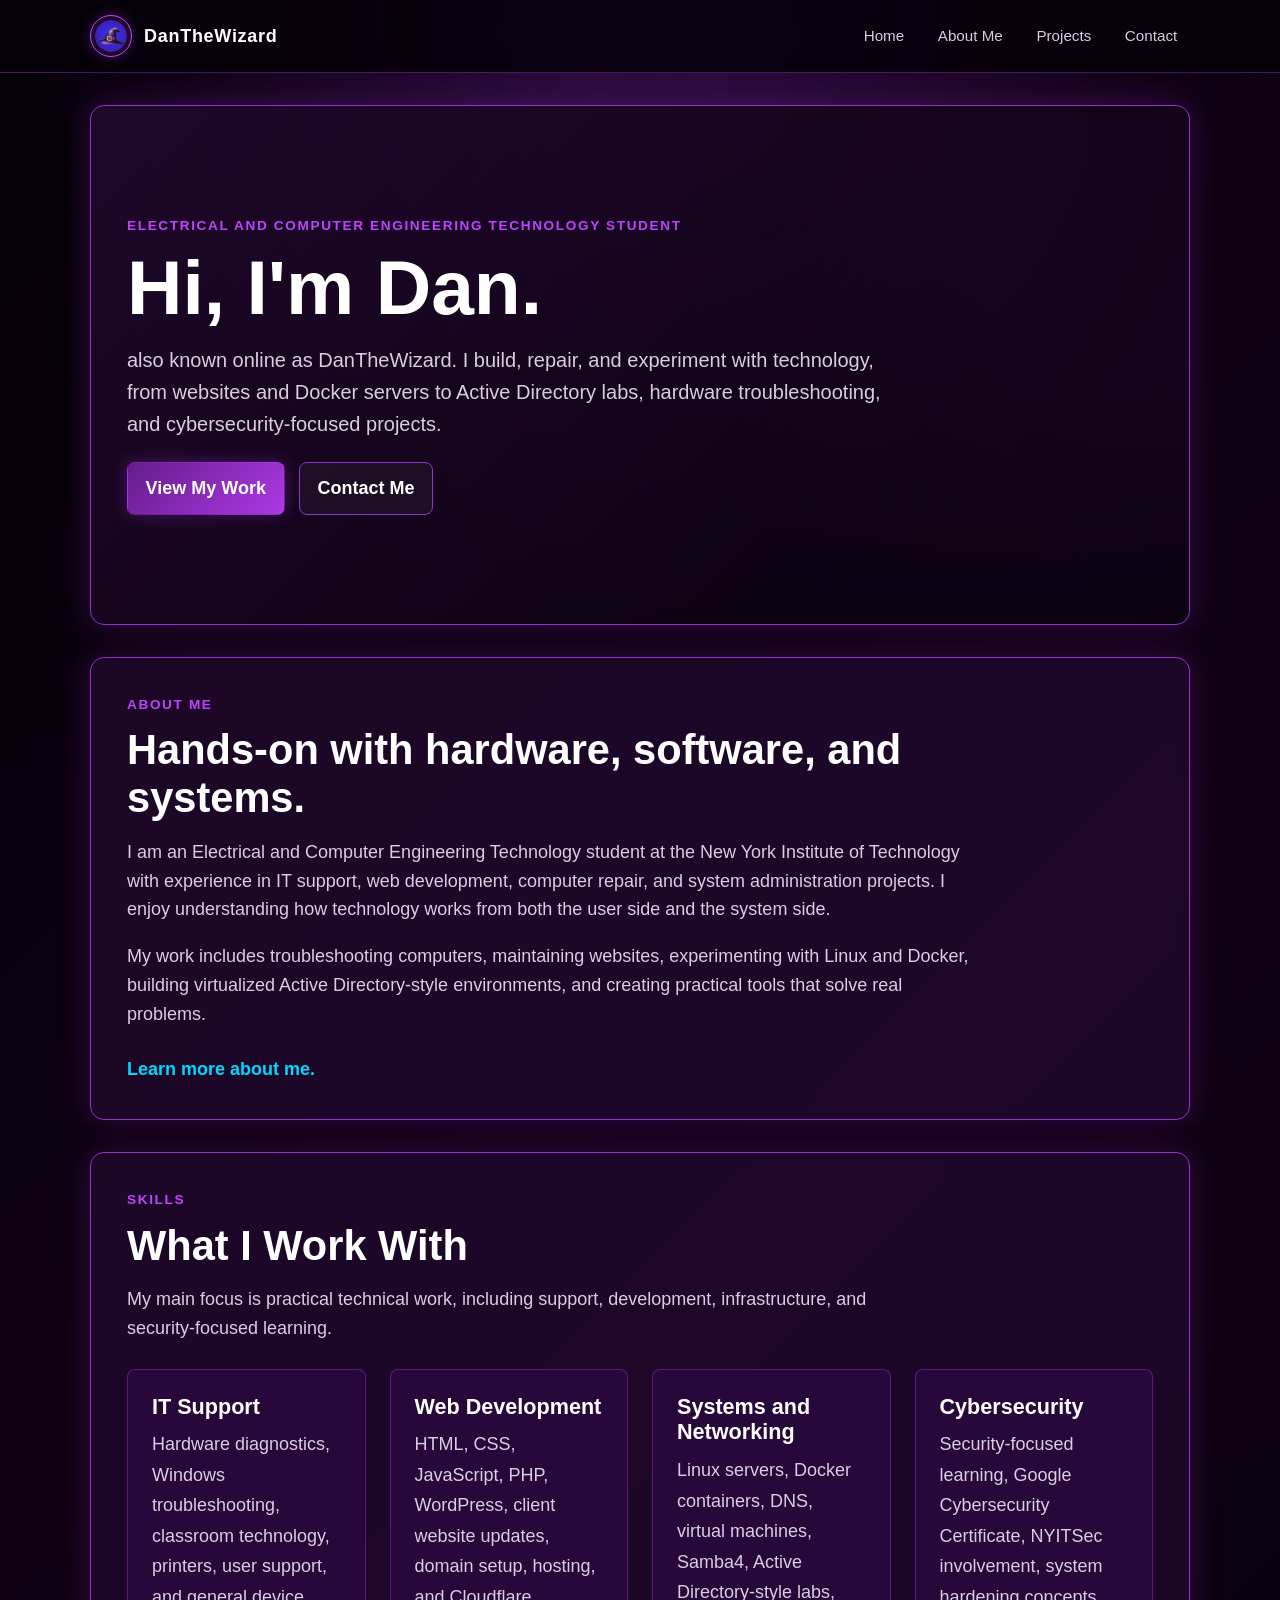
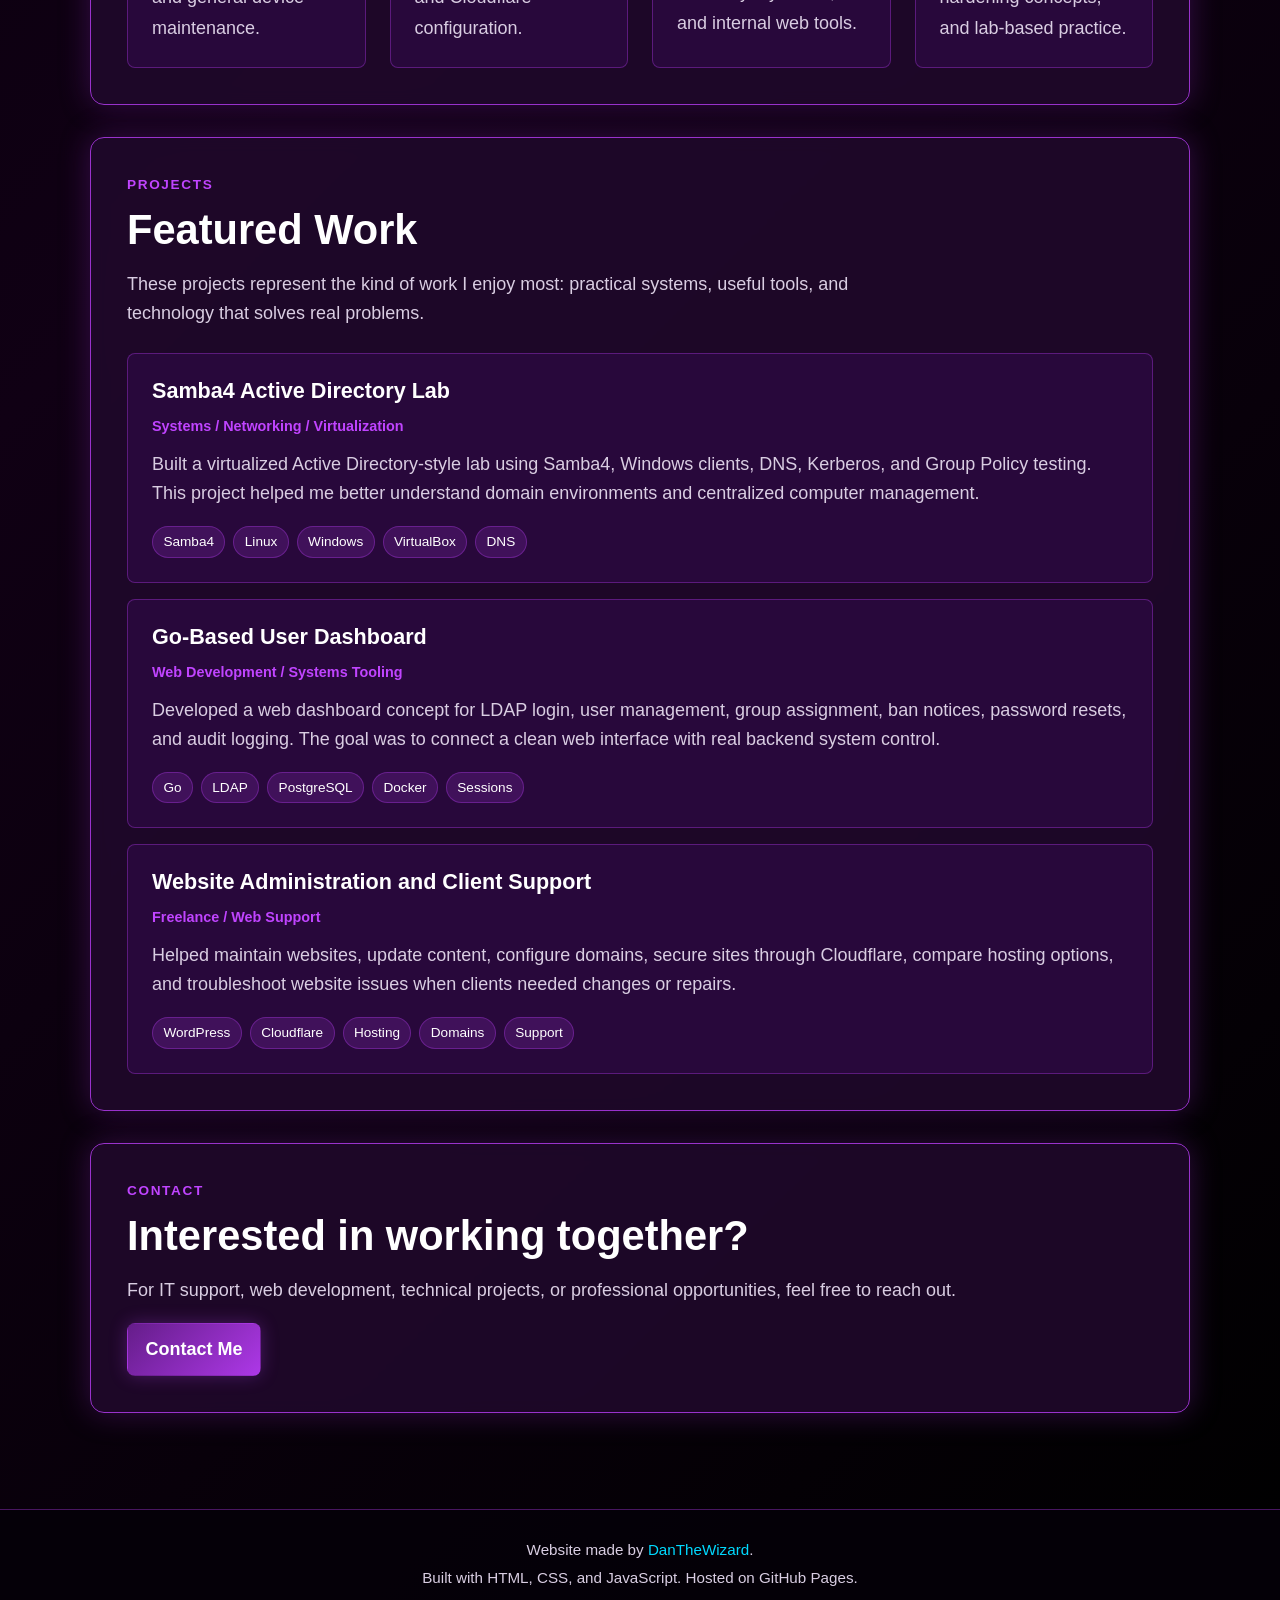
<file: index.html>
<!DOCTYPE html>
<html lang="en">
<head>
    <!-- Basic page setup -->
    <meta charset="UTF-8">
    <meta name="viewport" content="width=device-width, initial-scale=1.0">

    <!-- Page information -->
    <title>DanTheWizard | Portfolio</title>
    <meta name="description" content="Portfolio website for DanTheWizard, an Electrical and Computer Engineering Technology student focused on IT support, web development, systems, and cybersecurity.">
    <meta name="author" content="DanTheWizard">

    <!-- Open Graph / link preview information -->
    <meta property="og:title" content="DanTheWizard | Portfolio">
    <meta property="og:description" content="IT support, web development, systems, and cybersecurity projects by DanTheWizard.">
    <meta property="og:type" content="website">

    <!-- Favicon placeholder -->
    <link rel="shortcut icon" href="src/images/favicon.ico">
    <link rel="icon" href="src/images/favicon.ico">

    <!-- Single CSS entry point -->
    <link rel="stylesheet" href="src/css/main.css">

    <!-- Single JavaScript entry point -->
    <script src="src/js/main.js" defer></script>
</head>
<body>
    <!-- Loaded from arch/header.html by main.js -->
    <div id="site-header"></div>

    <main class="page-shell">
        <section class="hero-section panel">
            <div class="hero-content">
                <p class="section-eyebrow">Electrical and Computer Engineering Technology Student</p>

                <h1>Hi, I'm Dan.</h1>

                <p class="hero-subtitle">
                    also known online as DanTheWizard.
                    I build, repair, and experiment with technology, from websites and Docker servers
                    to Active Directory labs, hardware troubleshooting, and cybersecurity-focused projects.
                </p>

                <div class="button-row">
                    <a class="button button-primary" href="projects.html">View My Work</a>
                    <a class="button button-secondary" href="contact.html">Contact Me</a>
                </div>
            </div>
        </section>

        <section class="about-preview-section panel">
            <div class="section-content">
                <p class="section-eyebrow">About Me</p>

                <h2>Hands-on with hardware, software, and systems.</h2>

                <p>
                    I am an Electrical and Computer Engineering Technology student at the New York
                    Institute of Technology with experience in IT support, web development, computer
                    repair, and system administration projects. I enjoy understanding how technology
                    works from both the user side and the system side.
                </p>

                <p>
                    My work includes troubleshooting computers, maintaining websites, experimenting
                    with Linux and Docker, building virtualized Active Directory-style environments,
                    and creating practical tools that solve real problems.
                </p>

                <a class="text-link" href="about.html">Learn more about me.</a>
            </div>
        </section>

        <section class="skills-section panel">
            <div class="section-heading">
                <p class="section-eyebrow">Skills</p>
                <h2>What I Work With</h2>
                <p>
                    My main focus is practical technical work, including support, development,
                    infrastructure, and security-focused learning.
                </p>
            </div>

            <div class="card-grid">
                <article class="info-card">
                    <h3>IT Support</h3>
                    <p>
                        Hardware diagnostics, Windows troubleshooting, classroom technology,
                        printers, user support, and general device maintenance.
                    </p>
                </article>

                <article class="info-card">
                    <h3>Web Development</h3>
                    <p>
                        HTML, CSS, JavaScript, PHP, WordPress, client website updates,
                        domain setup, hosting, and Cloudflare configuration.
                    </p>
                </article>

                <article class="info-card">
                    <h3>Systems and Networking</h3>
                    <p>
                        Linux servers, Docker containers, DNS, virtual machines, Samba4,
                        Active Directory-style labs, and internal web tools.
                    </p>
                </article>

                <article class="info-card">
                    <h3>Cybersecurity</h3>
                    <p>
                        Security-focused learning, Google Cybersecurity Certificate,
                        NYITSec involvement, system hardening concepts, and lab-based practice.
                    </p>
                </article>
            </div>
        </section>

        <section id="projects" class="projects-section panel">
            <div class="section-heading">
                <p class="section-eyebrow">Projects</p>
                <h2>Featured Work</h2>
                <p>
                    These projects represent the kind of work I enjoy most: practical systems,
                    useful tools, and technology that solves real problems.
                </p>
            </div>

            <div class="project-list">
                <article class="project-card">
                    <div class="project-header">
                        <h3>Samba4 Active Directory Lab</h3>
                        <p class="project-type">Systems / Networking / Virtualization</p>
                    </div>

                    <p>
                        Built a virtualized Active Directory-style lab using Samba4, Windows clients,
                        DNS, Kerberos, and Group Policy testing. This project helped me better
                        understand domain environments and centralized computer management.
                    </p>

                    <ul class="tag-list" aria-label="Project skills">
                        <li>Samba4</li>
                        <li>Linux</li>
                        <li>Windows</li>
                        <li>VirtualBox</li>
                        <li>DNS</li>
                    </ul>
                </article>

                <article class="project-card">
                    <div class="project-header">
                        <h3>Go-Based User Dashboard</h3>
                        <p class="project-type">Web Development / Systems Tooling</p>
                    </div>

                    <p>
                        Developed a web dashboard concept for LDAP login, user management,
                        group assignment, ban notices, password resets, and audit logging.
                        The goal was to connect a clean web interface with real backend system control.
                    </p>

                    <ul class="tag-list" aria-label="Project skills">
                        <li>Go</li>
                        <li>LDAP</li>
                        <li>PostgreSQL</li>
                        <li>Docker</li>
                        <li>Sessions</li>
                    </ul>
                </article>

                <article class="project-card">
                    <div class="project-header">
                        <h3>Website Administration and Client Support</h3>
                        <p class="project-type">Freelance / Web Support</p>
                    </div>

                    <p>
                        Helped maintain websites, update content, configure domains, secure sites
                        through Cloudflare, compare hosting options, and troubleshoot website issues
                        when clients needed changes or repairs.
                    </p>

                    <ul class="tag-list" aria-label="Project skills">
                        <li>WordPress</li>
                        <li>Cloudflare</li>
                        <li>Hosting</li>
                        <li>Domains</li>
                        <li>Support</li>
                    </ul>
                </article>
            </div>
        </section>

        <section class="contact-preview-section panel">
            <div class="section-content">
                <p class="section-eyebrow">Contact</p>

                <h2>Interested in working together?</h2>

                <p>
                    For IT support, web development, technical projects, or professional opportunities,
                    feel free to reach out.
                </p>

                <a class="button button-primary" href="contact.html">Contact Me</a>
            </div>
        </section>
    </main>

    <!-- Loaded from arch/footer.html by main.js -->
    <div id="site-footer"></div>
</body>
</html>
</file>
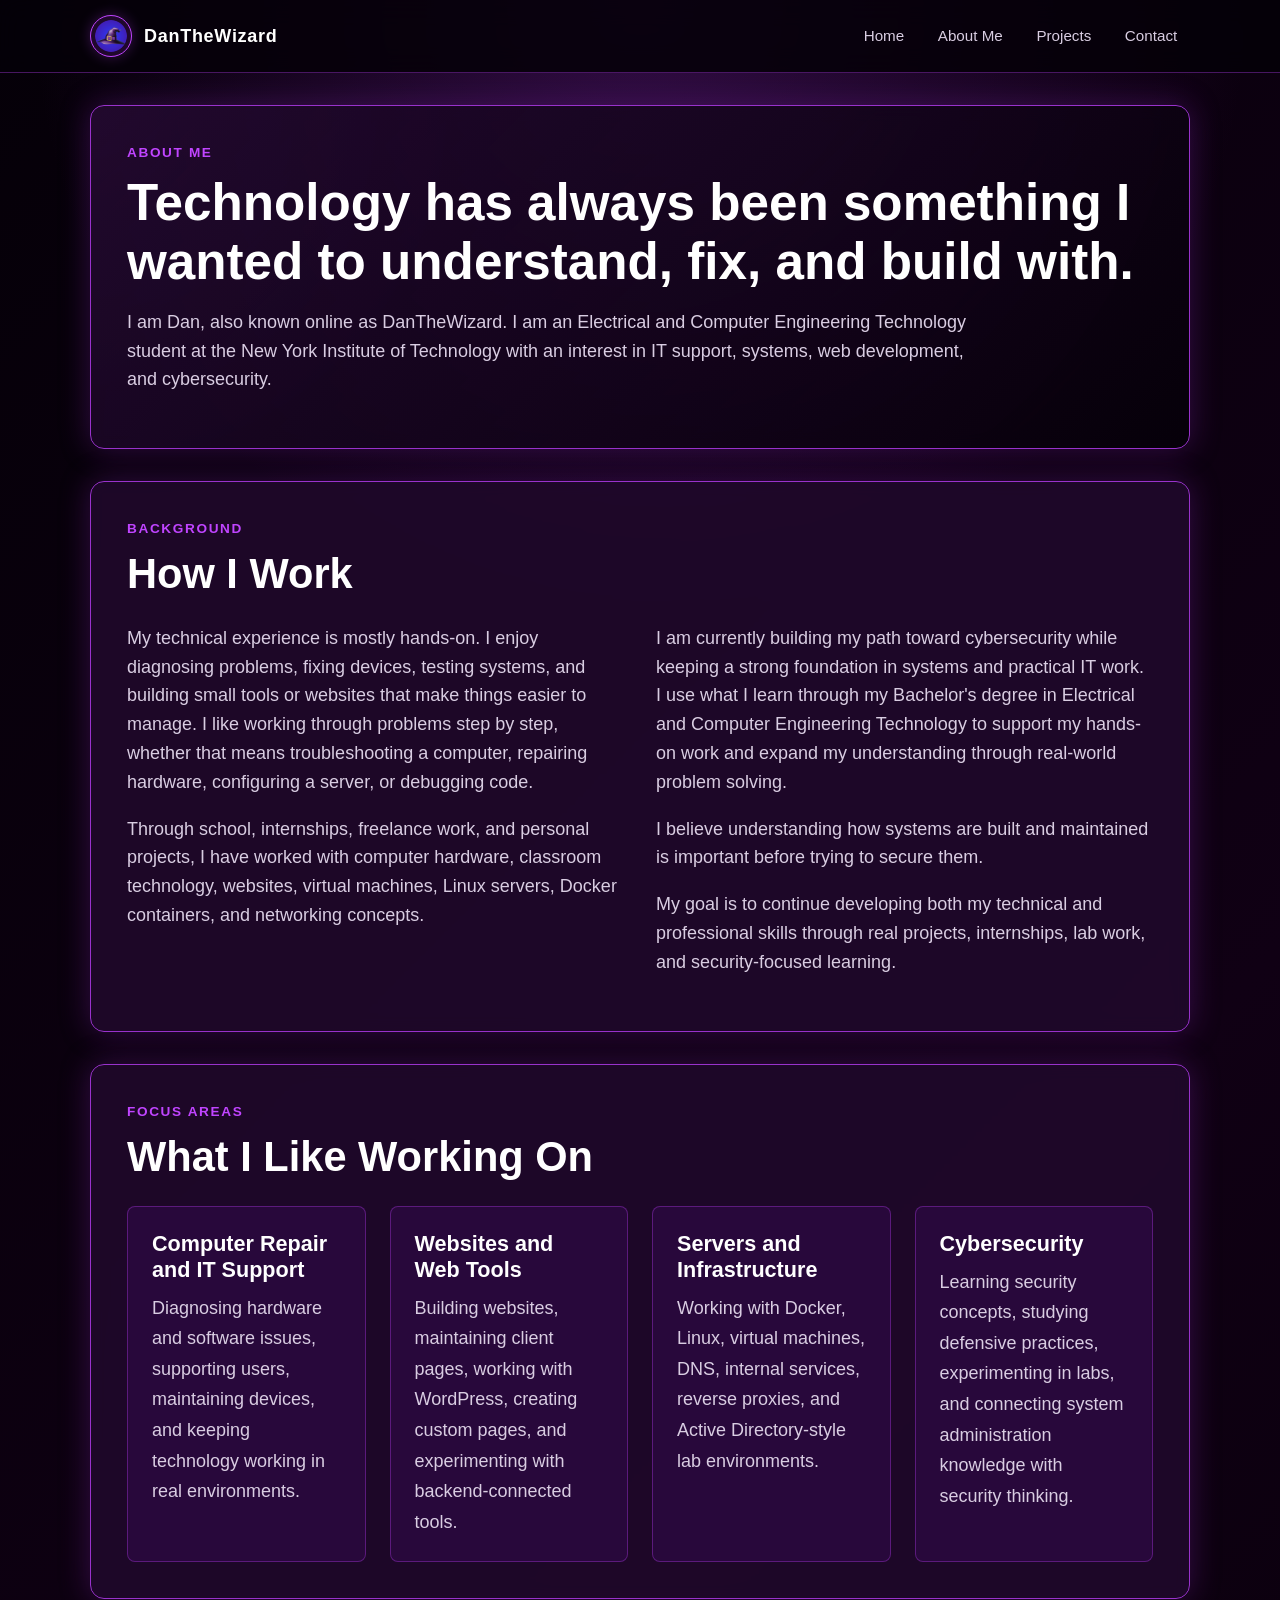
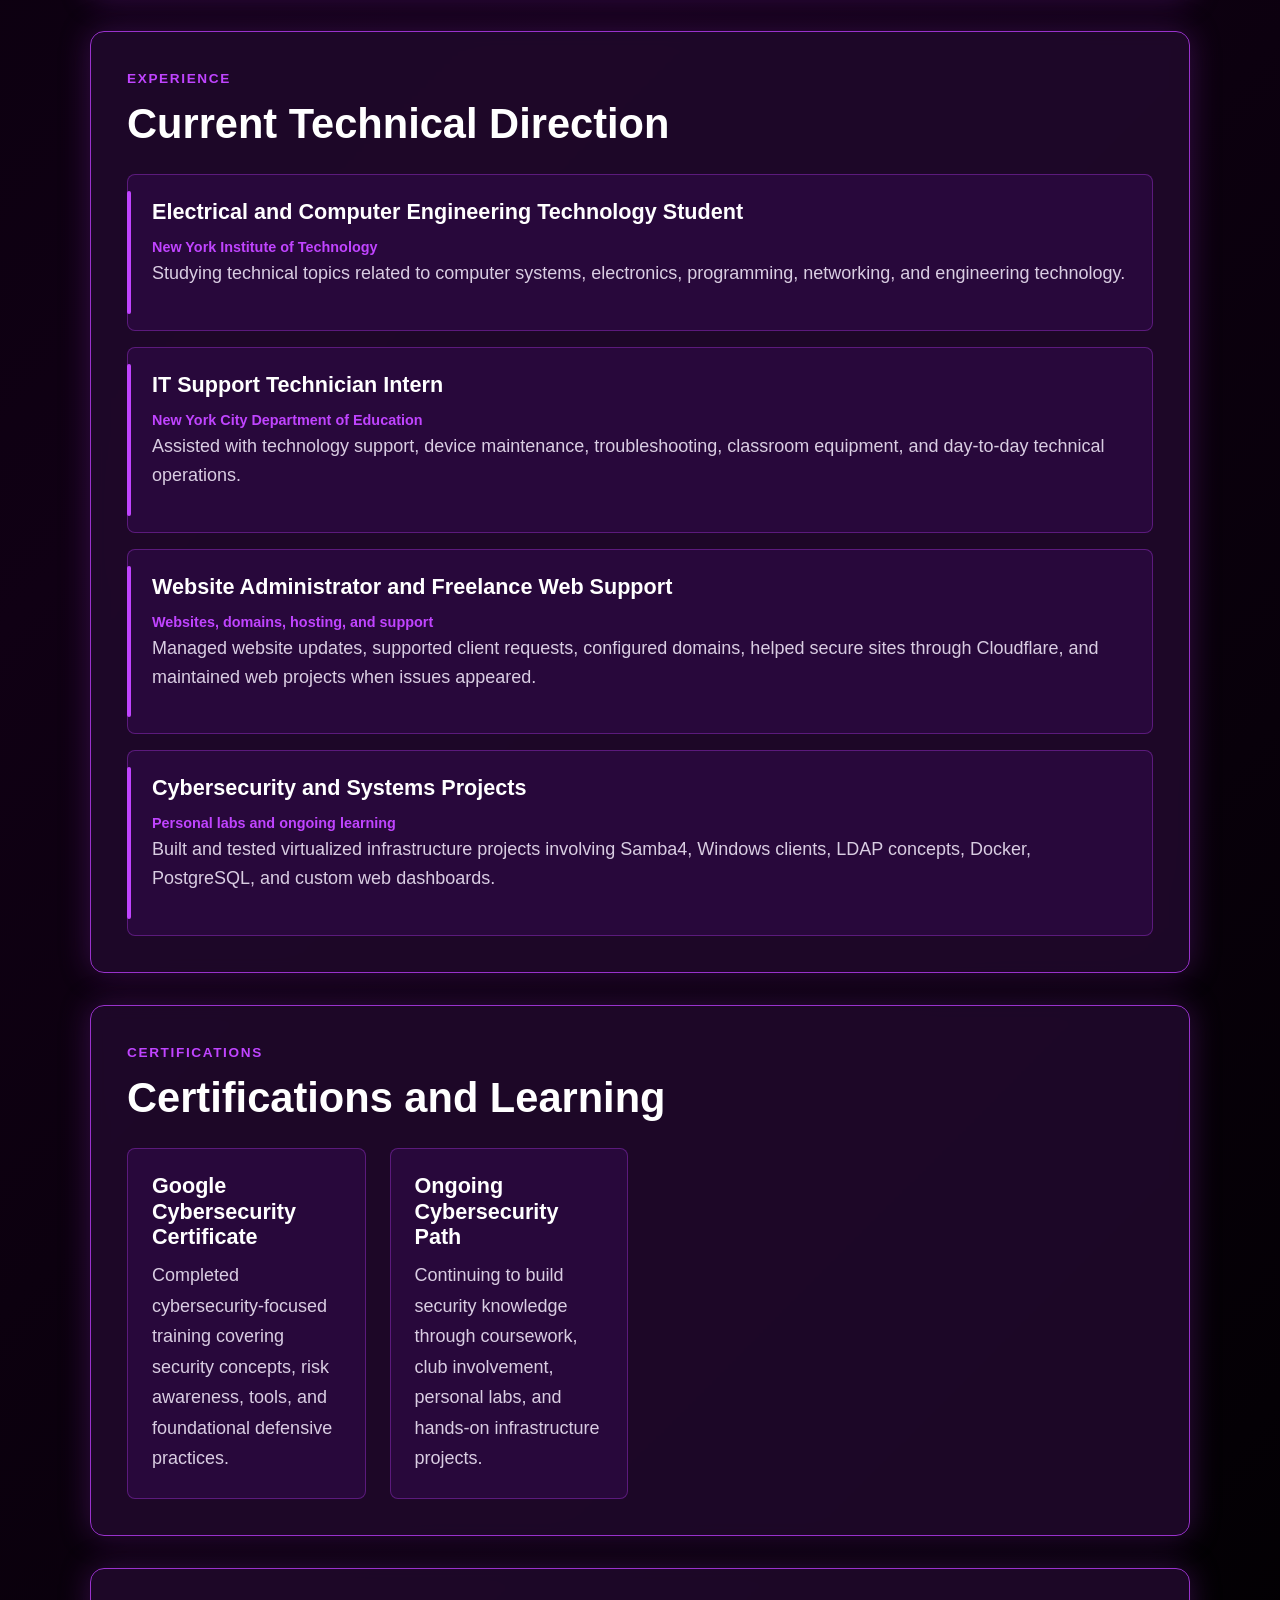
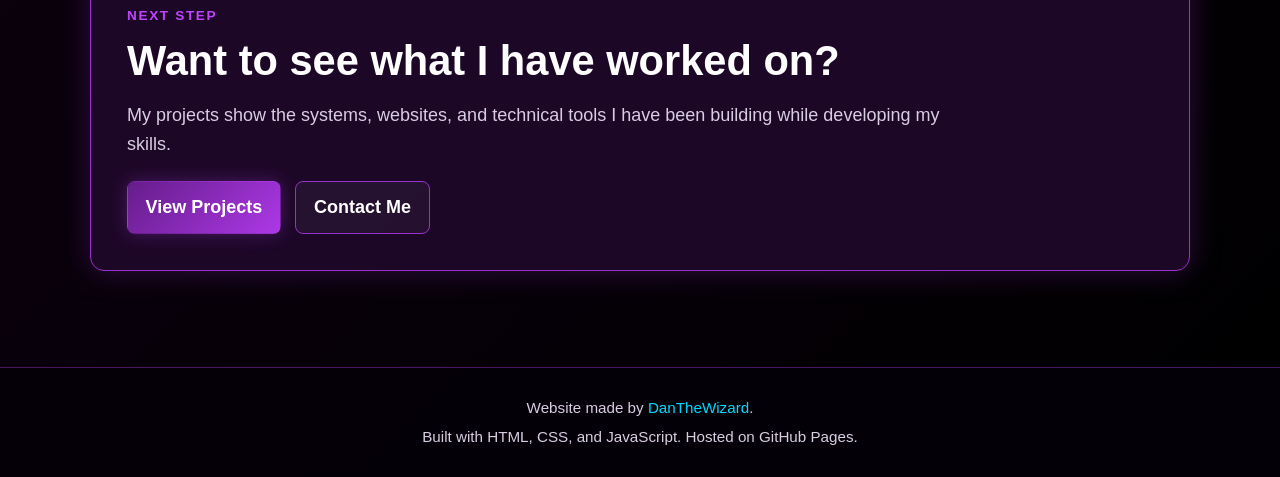
<file: about.html>
<!DOCTYPE html>
<html lang="en">
<head>
    <!-- Basic page setup -->
    <meta charset="UTF-8">
    <meta name="viewport" content="width=device-width, initial-scale=1.0">

    <!-- Page information -->
    <title>About Me | DanTheWizard</title>
    <meta name="description" content="Learn more about DanTheWizard, an Electrical and Computer Engineering Technology student focused on IT support, web development, systems, and cybersecurity.">
    <meta name="author" content="DanTheWizard">

    <!-- Open Graph / link preview information -->
    <meta property="og:title" content="About Me | DanTheWizard">
    <meta property="og:description" content="About DanTheWizard, including education, technical interests, hands-on experience, and career direction.">
    <meta property="og:type" content="website">

    <!-- Favicon placeholder -->
    <link rel="shortcut icon" href="src/images/favicon.ico">
    <link rel="icon" href="src/images/favicon.ico">

    <!-- Single CSS entry point -->
    <link rel="stylesheet" href="src/css/main.css">

    <!-- Single JavaScript entry point -->
    <script src="src/js/main.js" defer></script>
</head>
<body>
    <!-- Loaded from arch/header.html by main.js -->
    <div id="site-header"></div>

    <main class="page-shell">
        <section class="page-hero-section panel">
            <p class="section-eyebrow">About Me</p>

            <h1>Technology has always been something I wanted to understand, fix, and build with.</h1>

            <p>
                I am Dan, also known online as DanTheWizard. I am an Electrical and Computer
                Engineering Technology student at the New York Institute of Technology with an interest
                in IT support, systems, web development, and cybersecurity.
            </p>
        </section>

        <section class="panel">
            <div class="section-heading">
                <p class="section-eyebrow">Background</p>
                <h2>How I Work</h2>
            </div>

            <div class="two-column-layout">
                <div>
                    <p>
                        My technical experience is mostly hands-on. I enjoy diagnosing problems,
                        fixing devices, testing systems, and building small tools or websites that make
                        things easier to manage. I like working through problems step by step, whether
                        that means troubleshooting a computer, repairing hardware, configuring a server,
                        or debugging code.
                    </p>

                    <p>
                        Through school, internships, freelance work, and personal projects, I have
                        worked with computer hardware, classroom technology, websites, virtual machines,
                        Linux servers, Docker containers, and networking concepts.
                    </p>
                </div>

                <div>
                    <p>
                        I am currently building my path toward cybersecurity while keeping a strong
                        foundation in systems and practical IT work. I use what I learn through my
                        Bachelor's degree in Electrical and Computer Engineering Technology to
                        support my hands-on work and expand my understanding through real-world
                        problem solving.
                    </p>
                    
                    <p>
                        I believe understanding how systems are built and maintained is important
                        before trying to secure them.
                    </p>
                    
                    <p>
                        My goal is to continue developing both my technical and professional skills
                        through real projects, internships, lab work, and security-focused learning.
                    </p>
                </div>
            </div>
        </section>

        <section class="panel">
            <div class="section-heading">
                <p class="section-eyebrow">Focus Areas</p>
                <h2>What I Like Working On</h2>
            </div>

            <div class="card-grid">
                <article class="info-card">
                    <h3>Computer Repair and IT Support</h3>
                    <p>
                        Diagnosing hardware and software issues, supporting users, maintaining devices,
                        and keeping technology working in real environments.
                    </p>
                </article>

                <article class="info-card">
                    <h3>Websites and Web Tools</h3>
                    <p>
                        Building websites, maintaining client pages, working with WordPress,
                        creating custom pages, and experimenting with backend-connected tools.
                    </p>
                </article>

                <article class="info-card">
                    <h3>Servers and Infrastructure</h3>
                    <p>
                        Working with Docker, Linux, virtual machines, DNS, internal services,
                        reverse proxies, and Active Directory-style lab environments.
                    </p>
                </article>

                <article class="info-card">
                    <h3>Cybersecurity</h3>
                    <p>
                        Learning security concepts, studying defensive practices, experimenting in labs,
                        and connecting system administration knowledge with security thinking.
                    </p>
                </article>
            </div>
        </section>

        <section class="panel">
            <div class="section-heading">
                <p class="section-eyebrow">Experience</p>
                <h2>Current Technical Direction</h2>
            </div>

            <div class="timeline-list">
                <article class="timeline-item">
                    <h3>Electrical and Computer Engineering Technology Student</h3>
                    <p class="timeline-meta">New York Institute of Technology</p>
                    <p>
                        Studying technical topics related to computer systems, electronics,
                        programming, networking, and engineering technology.
                    </p>
                </article>

                <article class="timeline-item">
                    <h3>IT Support Technician Intern</h3>
                    <p class="timeline-meta">New York City Department of Education</p>
                    <p>
                        Assisted with technology support, device maintenance, troubleshooting,
                        classroom equipment, and day-to-day technical operations.
                    </p>
                </article>

                <article class="timeline-item">
                    <h3>Website Administrator and Freelance Web Support</h3>
                    <p class="timeline-meta">Websites, domains, hosting, and support</p>
                    <p>
                        Managed website updates, supported client requests, configured domains,
                        helped secure sites through Cloudflare, and maintained web projects when
                        issues appeared.
                    </p>
                </article>

                <article class="timeline-item">
                    <h3>Cybersecurity and Systems Projects</h3>
                    <p class="timeline-meta">Personal labs and ongoing learning</p>
                    <p>
                        Built and tested virtualized infrastructure projects involving Samba4,
                        Windows clients, LDAP concepts, Docker, PostgreSQL, and custom web dashboards.
                    </p>
                </article>
            </div>
        </section>

        <section class="panel">
            <div class="section-heading">
                <p class="section-eyebrow">Certifications</p>
                <h2>Certifications and Learning</h2>
            </div>

            <div class="card-grid">
                <article class="info-card">
                    <h3>Google Cybersecurity Certificate</h3>
                    <p>
                        Completed cybersecurity-focused training covering security concepts,
                        risk awareness, tools, and foundational defensive practices.
                    </p>
                </article>

                <article class="info-card">
                    <h3>Ongoing Cybersecurity Path</h3>
                    <p>
                        Continuing to build security knowledge through coursework, club involvement,
                        personal labs, and hands-on infrastructure projects.
                    </p>
                </article>
            </div>
        </section>

        <section class="contact-preview-section panel">
            <div class="section-content">
                <p class="section-eyebrow">Next Step</p>

                <h2>Want to see what I have worked on?</h2>

                <p>
                    My projects show the systems, websites, and technical tools I have been building
                    while developing my skills.
                </p>

                <div class="button-row">
                    <a class="button button-primary" href="projects.html">View Projects</a>
                    <a class="button button-secondary" href="contact.html">Contact Me</a>
                </div>
            </div>
        </section>
    </main>

    <!-- Loaded from arch/footer.html by main.js -->
    <div id="site-footer"></div>
</body>
</html>
</file>
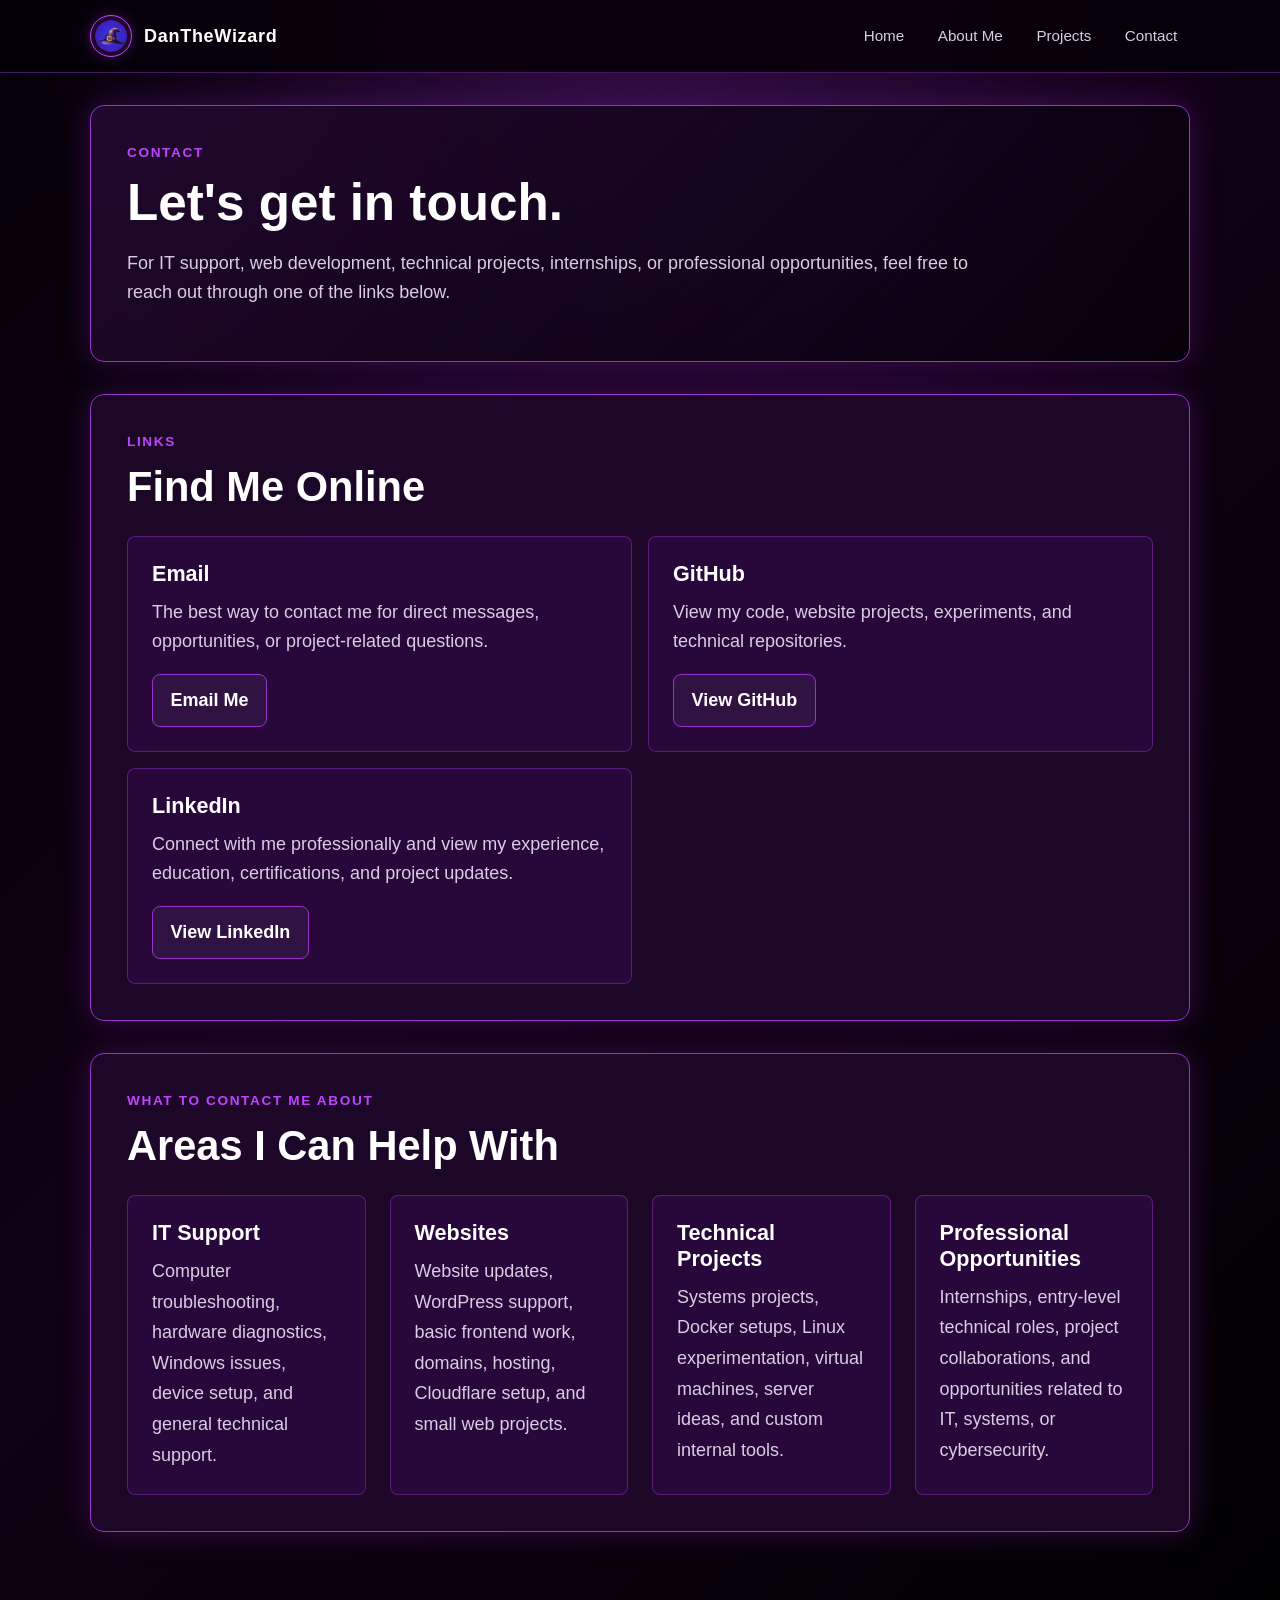
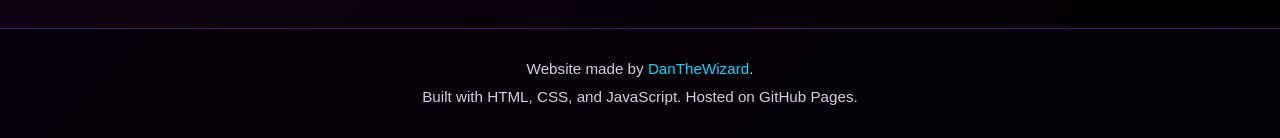
<file: contact.html>
<!DOCTYPE html>
<html lang="en">
<head>
    <!-- Basic page setup -->
    <meta charset="UTF-8">
    <meta name="viewport" content="width=device-width, initial-scale=1.0">

    <!-- Page information -->
    <title>Contact | DanTheWizard</title>
    <meta name="description" content="Contact DanTheWizard for IT support, web development, technical projects, or professional opportunities.">
    <meta name="author" content="DanTheWizard">

    <!-- Open Graph / link preview information -->
    <meta property="og:title" content="Contact | DanTheWizard">
    <meta property="og:description" content="Contact DanTheWizard for IT support, web development, systems, or cybersecurity-related opportunities.">
    <meta property="og:type" content="website">

    <!-- Favicon placeholder -->
    <link rel="shortcut icon" href="src/images/favicon.ico">
    <link rel="icon" href="src/images/favicon.ico">

    <!-- Single CSS entry point -->
    <link rel="stylesheet" href="src/css/main.css">

    <!-- Single JavaScript entry point -->
    <script src="src/js/main.js" defer></script>
</head>
<body>
    <!-- Loaded from arch/header.html by main.js -->
    <div id="site-header"></div>

    <main class="page-shell">
        <section class="page-hero-section panel">
            <p class="section-eyebrow">Contact</p>

            <h1>Let's get in touch.</h1>

            <p>
                For IT support, web development, technical projects, internships, or professional
                opportunities, feel free to reach out through one of the links below.
            </p>
        </section>

        <section class="panel">
            <div class="section-heading">
                <p class="section-eyebrow">Links</p>
                <h2>Find Me Online</h2>
            </div>

            <div class="contact-grid">
                <article class="contact-card">
                    <h3>Email</h3>
                    <p>
                        The best way to contact me for direct messages, opportunities,
                        or project-related questions.
                    </p>
                    <a class="button button-secondary" href="mailto:dan@wizardsterminal.com">Email Me</a>
                </article>

                <article class="contact-card">
                    <h3>GitHub</h3>
                    <p>
                        View my code, website projects, experiments, and technical repositories.
                    </p>
                    <a class="button button-secondary" href="https://github.com/DanTheWizard" target="_blank" rel="noopener noreferrer">View GitHub</a>
                </article>

                <article class="contact-card">
                    <h3>LinkedIn</h3>
                    <p>
                        Connect with me professionally and view my experience, education,
                        certifications, and project updates.
                    </p>
                    <a class="button button-secondary" href="https://www.linkedin.com/in/danielpalmik/" target="_blank" rel="noopener noreferrer">View LinkedIn</a>
                </article>

                <!-- <article class="contact-card">
                    <h3>Resume</h3>
                    <p>
                        Download or view my current resume for a quick summary of my experience,
                        skills, projects, and education.
                    </p>
                    <a class="button button-secondary" href="src/files/resume.pdf" target="_blank" rel="noopener noreferrer">View Resume</a>
                </article> -->
            </div>
        </section>

        <section class="panel">
            <div class="section-heading">
                <p class="section-eyebrow">What to Contact Me About</p>
                <h2>Areas I Can Help With</h2>
            </div>

            <div class="card-grid">
                <article class="info-card">
                    <h3>IT Support</h3>
                    <p>
                        Computer troubleshooting, hardware diagnostics, Windows issues,
                        device setup, and general technical support.
                    </p>
                </article>

                <article class="info-card">
                    <h3>Websites</h3>
                    <p>
                        Website updates, WordPress support, basic frontend work, domains,
                        hosting, Cloudflare setup, and small web projects.
                    </p>
                </article>

                <article class="info-card">
                    <h3>Technical Projects</h3>
                    <p>
                        Systems projects, Docker setups, Linux experimentation, virtual machines,
                        server ideas, and custom internal tools.
                    </p>
                </article>

                <article class="info-card">
                    <h3>Professional Opportunities</h3>
                    <p>
                        Internships, entry-level technical roles, project collaborations,
                        and opportunities related to IT, systems, or cybersecurity.
                    </p>
                </article>
            </div>
        </section>
    </main>

    <!-- Loaded from arch/footer.html by main.js -->
    <div id="site-footer"></div>
</body>
</html>
</file>
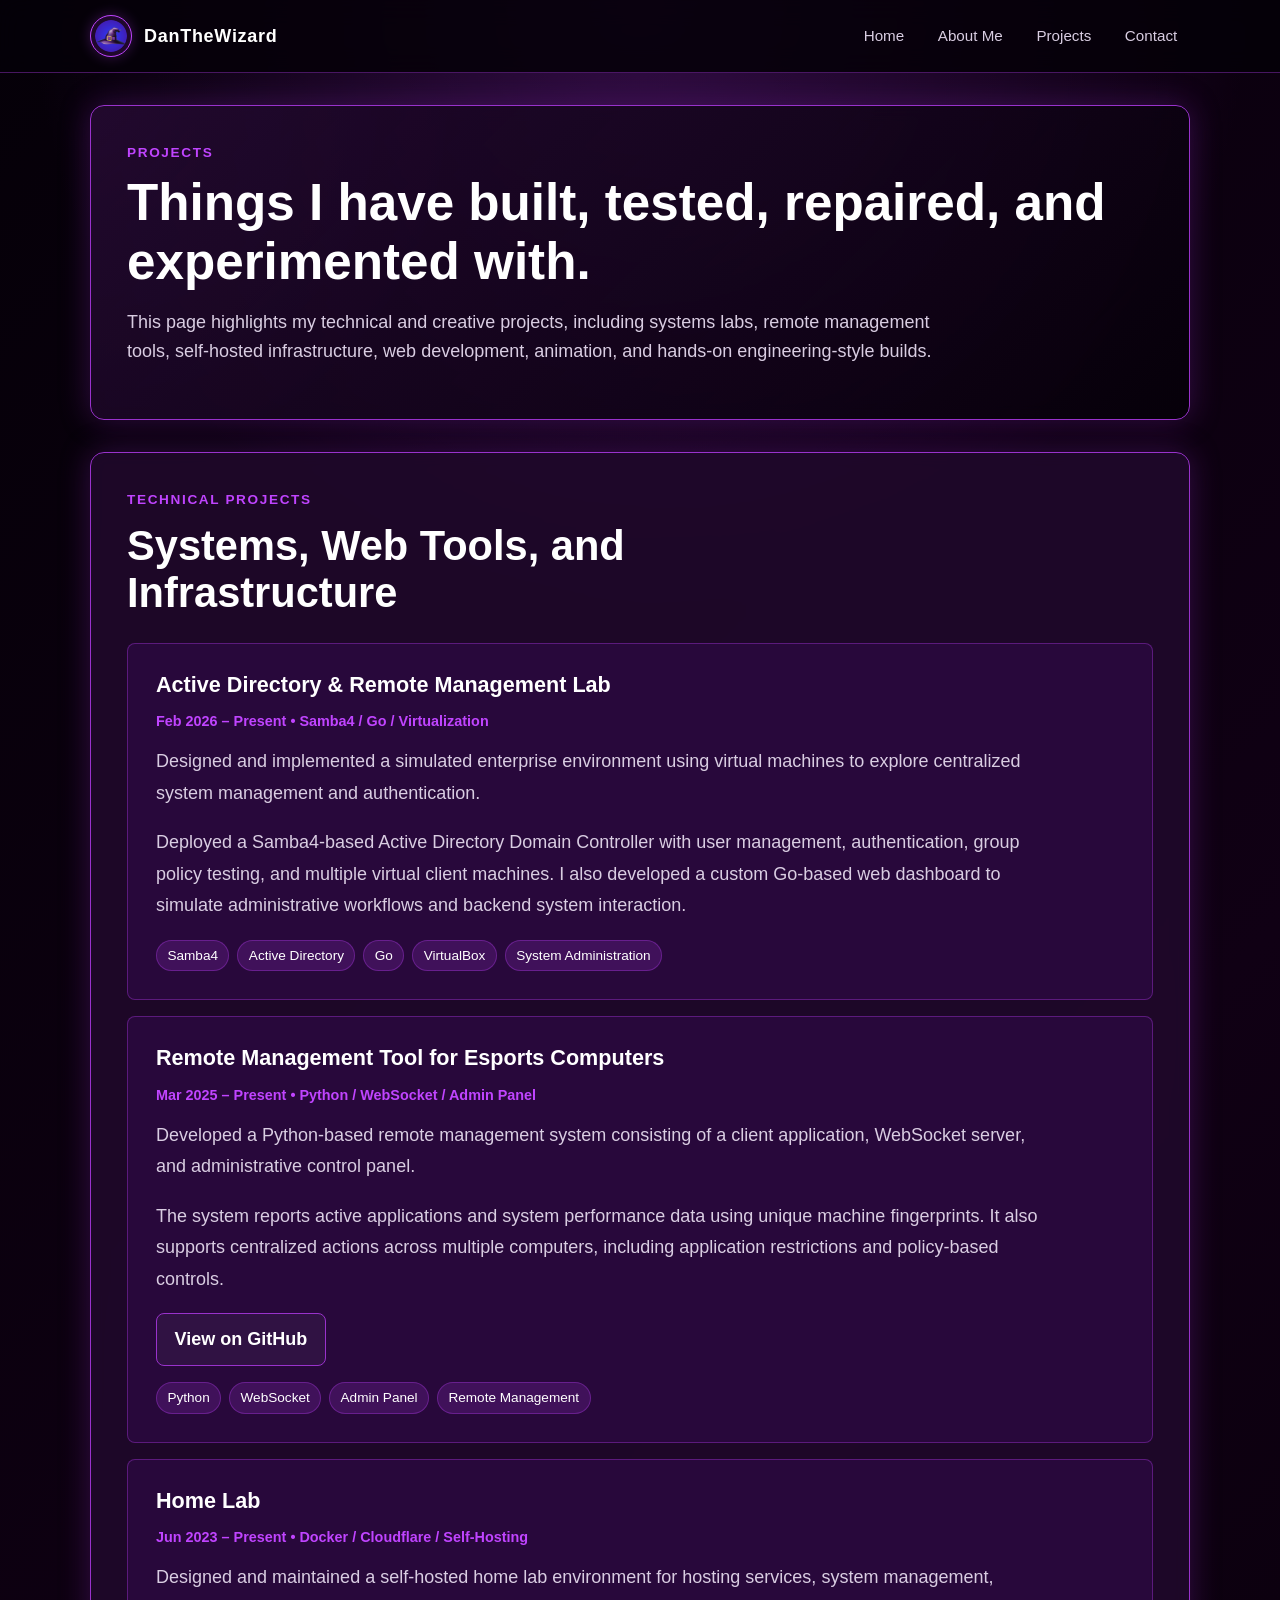
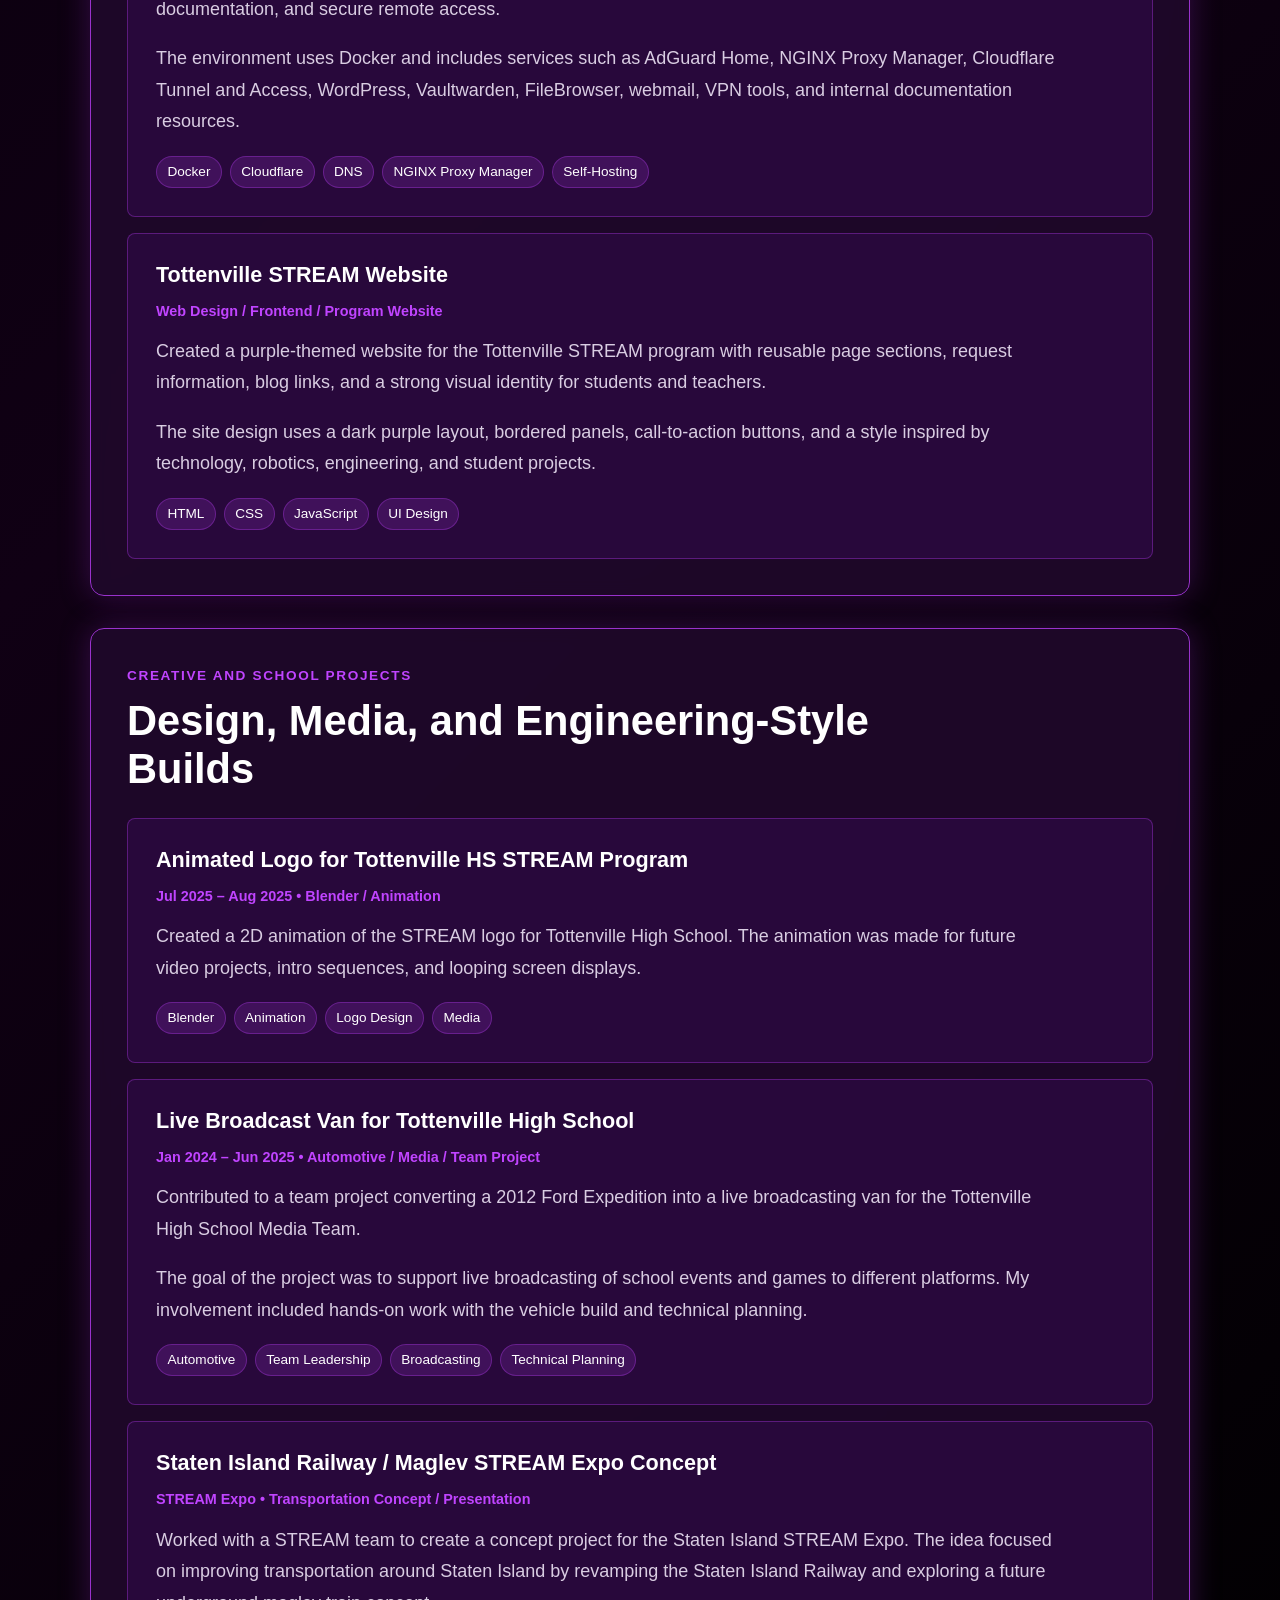
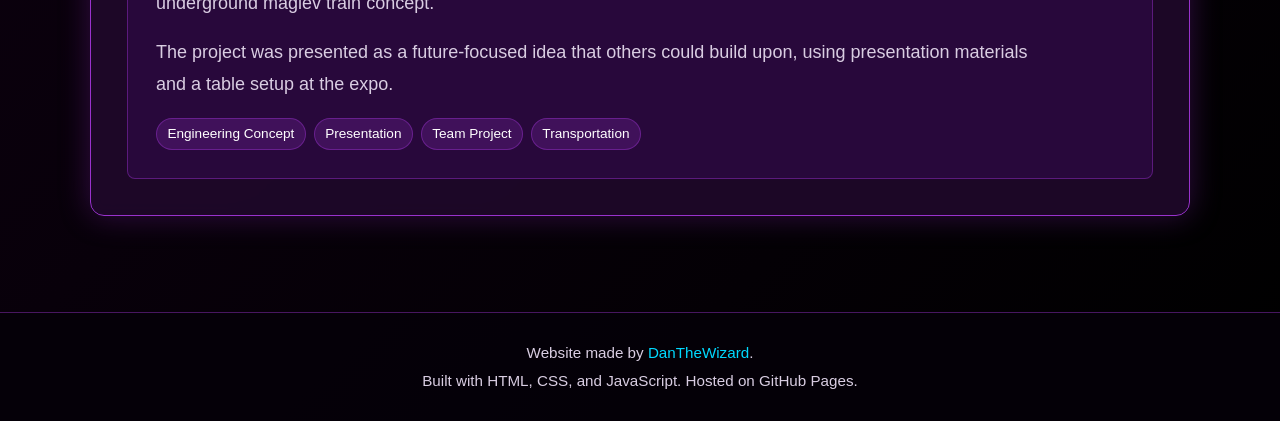
<file: projects.html>
<!DOCTYPE html>
<html lang="en">
<head>
    <!-- Basic page setup -->
    <meta charset="UTF-8">
    <meta name="viewport" content="width=device-width, initial-scale=1.0">

    <!-- Page information -->
    <title>Projects | DanTheWizard</title>
    <meta name="description" content="Projects by DanTheWizard, including systems labs, web tools, home lab infrastructure, animation, and technical builds.">
    <meta name="author" content="DanTheWizard">

    <!-- Open Graph / link preview information -->
    <meta property="og:title" content="Projects | DanTheWizard">
    <meta property="og:description" content="A collection of technical, systems, web development, and creative projects by DanTheWizard.">
    <meta property="og:type" content="website">

    <!-- Favicon placeholder -->
    <link rel="shortcut icon" href="src/images/favicon.ico">
    <link rel="icon" href="src/images/favicon.ico">

    <!-- Single CSS entry point -->
    <link rel="stylesheet" href="src/css/main.css">

    <!-- Single JavaScript entry point -->
    <script src="src/js/main.js" defer></script>
</head>
<body>
    <div id="site-header"></div>

    <main class="page-shell">
        <section class="page-hero-section panel">
            <p class="section-eyebrow">Projects</p>

            <h1>Things I have built, tested, repaired, and experimented with.</h1>

            <p>
                This page highlights my technical and creative projects, including systems labs,
                remote management tools, self-hosted infrastructure, web development, animation,
                and hands-on engineering-style builds.
            </p>
        </section>

        <section class="panel">
            <div class="section-heading">
                <p class="section-eyebrow">Technical Projects</p>
                <h2>Systems, Web Tools, and Infrastructure</h2>
            </div>

            <div class="project-list">
                <article class="project-card project-card-large">
                    <div class="project-header">
                        <h3>Active Directory &amp; Remote Management Lab</h3>
                        <p class="project-type">Feb 2026 – Present • Samba4 / Go / Virtualization</p>
                    </div>

                    <p>
                        Designed and implemented a simulated enterprise environment using virtual
                        machines to explore centralized system management and authentication.
                    </p>

                    <p>
                        Deployed a Samba4-based Active Directory Domain Controller with user
                        management, authentication, group policy testing, and multiple virtual
                        client machines. I also developed a custom Go-based web dashboard to
                        simulate administrative workflows and backend system interaction.
                    </p>

                    <ul class="tag-list" aria-label="Project skills">
                        <li>Samba4</li>
                        <li>Active Directory</li>
                        <li>Go</li>
                        <li>VirtualBox</li>
                        <li>System Administration</li>
                    </ul>
                </article>

                <article class="project-card project-card-large">
                    <div class="project-header">
                        <h3>Remote Management Tool for Esports Computers</h3>
                        <p class="project-type">Mar 2025 – Present • Python / WebSocket / Admin Panel</p>
                    </div>

                    <p>
                        Developed a Python-based remote management system consisting of a client
                        application, WebSocket server, and administrative control panel.
                    </p>

                    <p>
                        The system reports active applications and system performance data using
                        unique machine fingerprints. It also supports centralized actions across
                        multiple computers, including application restrictions and policy-based
                        controls.
                    </p>

                    <div class="button-row">
                        <a class="button button-secondary" href="https://github.com/DanTheWizard/ESportsPyManager" target="_blank" rel="noopener noreferrer">
                            View on GitHub
                        </a>
                    </div>

                    <ul class="tag-list" aria-label="Project skills">
                        <li>Python</li>
                        <li>WebSocket</li>
                        <li>Admin Panel</li>
                        <li>Remote Management</li>
                    </ul>
                </article>

                <article class="project-card project-card-large">
                    <div class="project-header">
                        <h3>Home Lab</h3>
                        <p class="project-type">Jun 2023 – Present • Docker / Cloudflare / Self-Hosting</p>
                    </div>

                    <p>
                        Designed and maintained a self-hosted home lab environment for hosting
                        services, system management, documentation, and secure remote access.
                    </p>

                    <p>
                        The environment uses Docker and includes services such as AdGuard Home,
                        NGINX Proxy Manager, Cloudflare Tunnel and Access, WordPress, Vaultwarden,
                        FileBrowser, webmail, VPN tools, and internal documentation resources.
                    </p>

                    <ul class="tag-list" aria-label="Project skills">
                        <li>Docker</li>
                        <li>Cloudflare</li>
                        <li>DNS</li>
                        <li>NGINX Proxy Manager</li>
                        <li>Self-Hosting</li>
                    </ul>
                </article>

                <article class="project-card project-card-large">
                    <div class="project-header">
                        <h3>Tottenville STREAM Website</h3>
                        <p class="project-type">Web Design / Frontend / Program Website</p>
                    </div>

                    <p>
                        Created a purple-themed website for the Tottenville STREAM program with
                        reusable page sections, request information, blog links, and a strong visual
                        identity for students and teachers.
                    </p>

                    <p>
                        The site design uses a dark purple layout, bordered panels, call-to-action
                        buttons, and a style inspired by technology, robotics, engineering, and
                        student projects.
                    </p>

                    <ul class="tag-list" aria-label="Project skills">
                        <li>HTML</li>
                        <li>CSS</li>
                        <li>JavaScript</li>
                        <li>UI Design</li>
                    </ul>
                </article>
            </div>
        </section>

        <section class="panel">
            <div class="section-heading">
                <p class="section-eyebrow">Creative and School Projects</p>
                <h2>Design, Media, and Engineering-Style Builds</h2>
            </div>

            <div class="project-list">
                <article class="project-card project-card-large">
                    <div class="project-header">
                        <h3>Animated Logo for Tottenville HS STREAM Program</h3>
                        <p class="project-type">Jul 2025 – Aug 2025 • Blender / Animation</p>
                    </div>

                    <p>
                        Created a 2D animation of the STREAM logo for Tottenville High School.
                        The animation was made for future video projects, intro sequences, and
                        looping screen displays.
                    </p>

                    <ul class="tag-list" aria-label="Project skills">
                        <li>Blender</li>
                        <li>Animation</li>
                        <li>Logo Design</li>
                        <li>Media</li>
                    </ul>
                </article>

                <article class="project-card project-card-large">
                    <div class="project-header">
                        <h3>Live Broadcast Van for Tottenville High School</h3>
                        <p class="project-type">Jan 2024 – Jun 2025 • Automotive / Media / Team Project</p>
                    </div>

                    <p>
                        Contributed to a team project converting a 2012 Ford Expedition into a live
                        broadcasting van for the Tottenville High School Media Team.
                    </p>

                    <p>
                        The goal of the project was to support live broadcasting of school events
                        and games to different platforms. My involvement included hands-on work
                        with the vehicle build and technical planning.
                    </p>

                    <ul class="tag-list" aria-label="Project skills">
                        <li>Automotive</li>
                        <li>Team Leadership</li>
                        <li>Broadcasting</li>
                        <li>Technical Planning</li>
                    </ul>
                </article>

                <article class="project-card project-card-large">
                    <div class="project-header">
                        <h3>Staten Island Railway / Maglev STREAM Expo Concept</h3>
                        <p class="project-type">STREAM Expo • Transportation Concept / Presentation</p>
                    </div>

                    <p>
                        Worked with a STREAM team to create a concept project for the Staten Island
                        STREAM Expo. The idea focused on improving transportation around Staten
                        Island by revamping the Staten Island Railway and exploring a future
                        underground maglev train concept.
                    </p>

                    <p>
                        The project was presented as a future-focused idea that others could build
                        upon, using presentation materials and a table setup at the expo.
                    </p>

                    <ul class="tag-list" aria-label="Project skills">
                        <li>Engineering Concept</li>
                        <li>Presentation</li>
                        <li>Team Project</li>
                        <li>Transportation</li>
                    </ul>
                </article>
            </div>
        </section>
    </main>

    <div id="site-footer"></div>
</body>
</html>
</file>
<file: src/css/main.css>
@import url("variables.css");
@import url("base.css");
@import url("layout.css");
@import url("header.css");
@import url("footer.css");
@import url("buttons.css");
@import url("cards.css");
@import url("home.css");
@import url("about.css");
@import url("contact.css");
@import url("projects.css");
@import url("fluid.js.css");

/*
    DanTheWizard Portfolio
    Main CSS entry point.

    Every HTML page should load this file only.
    This file imports the smaller CSS files used by the site.
*/
</file>
